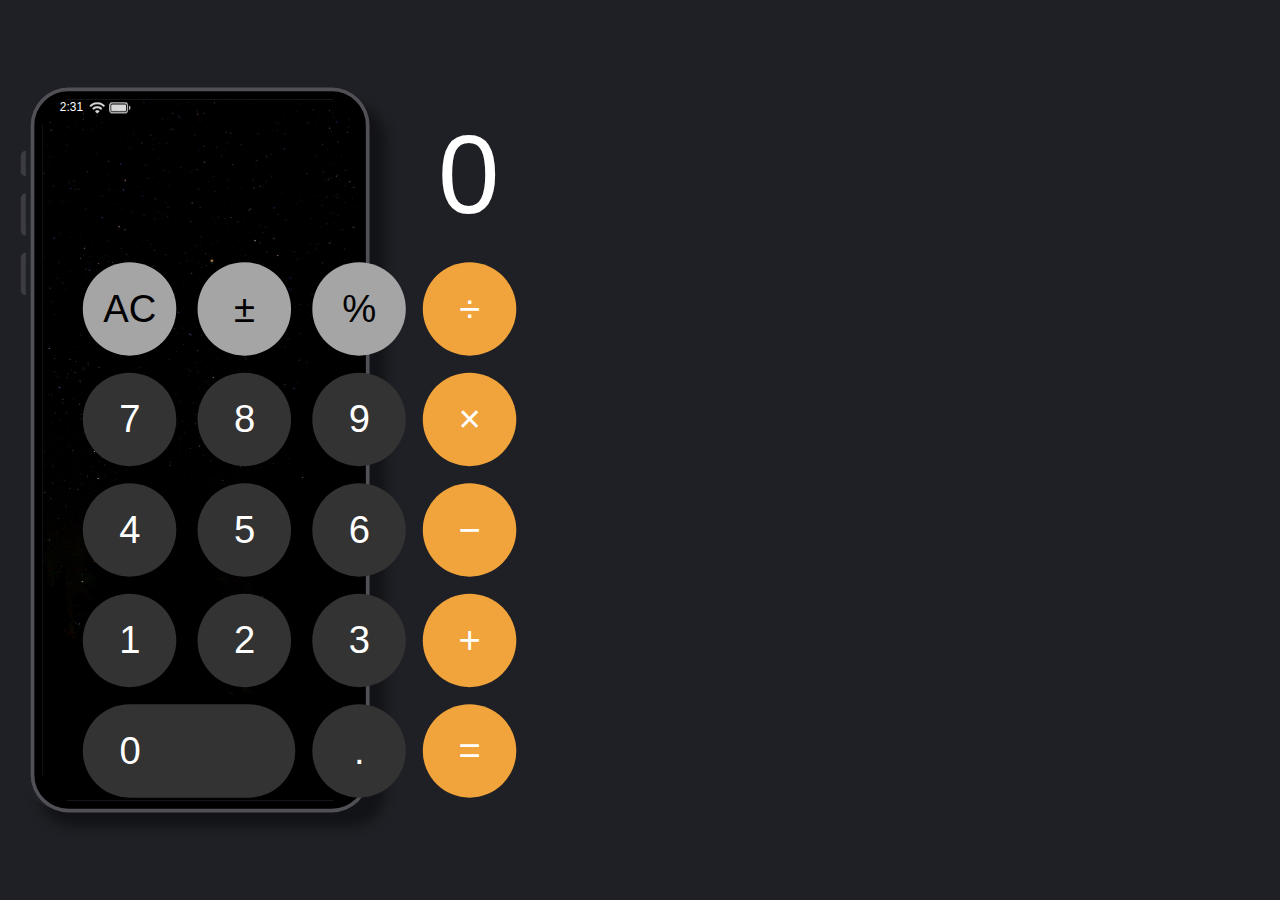
<file: calculator.html>
<!doctype html>
<html lang="en">
<head>
  <meta charset="UTF-8">
  <meta name="viewport"
        content="width=device-width, user-scalable=no, initial-scale=1.0, maximum-scale=1.0, minimum-scale=1.0">
  <meta http-equiv="X-UA-Compatible" content="ie=edge">
  <title>Calculator</title>
  <link rel="stylesheet" href="style.css">
</head>
<body>

		<div class="main">
			<div class="side left">
				<div class="dash left top"></div>

				<div class="audio">
					<div class="side ringer"></div>
					<div class="side volume up"></div>
					<div class="side volume down"></div>
				</div>

				<div class="dash left bottom"></div>
			</div>
      
			<div class="side right">
				<div class="dash right top"></div>

				<div class="side power" onclick="turnOff()"></div>

				<div class="dash right bottom"></div>
			</div>

  <div class="iphone" id="iphone">
    <div class="dash top"></div>
    <div class="inner" id="inner">
    <div class="top-container">
      <div class="clock">
        <span class="hour"></span>:<span class="minute"></span>
      </div>
      
    <div class="inner" id="inner">
					<div class="top">
            <div class="center" id="center">	
							<div class="mic" id="mic">
							</div>

							<div class="cam">
							</div>
						</div>
      <div class="right">
							<div class="container">
								<ion-icon name="cellular" class="cellular"></ion-icon>

								<img src="Images/Icons/wifi.png" class="wifi">

								<img src="Images/Icons/battery.png" class="battery">
							</div>
      </div>
		</div>

    <div class="value">0</div>
    <div class="buttons-container">
      <div class="button function ac">AC</div>
      <div class="button function pm">±</div>
      <div class="button function percent">%</div>
      <div class="button operator division">÷</div>
      <div class="button number-7">7</div>
      <div class="button number-8">8</div>
      <div class="button number-9">9</div>
      <div class="button operator multiplication">×</div>
      <div class="button number-4">4</div>
      <div class="button number-5">5</div>
      <div class="button number-6">6</div>
      <div class="button operator subtraction">−</div>
      <div class="button number-1">1</div>
      <div class="button number-2">2</div>
      <div class="button number-3">3</div>
      <div class="button operator addition">+</div>
      <div class="button number-0">0</div>
      <div class="button decimal">.</div>
      <div class="button operator equal">=</div>
    </div>
  </div>

<style>

.top-container {
  display: flex;
  height: 250px;
  justify-content: space-between;
  padding: 0 20px;
}

.value {
  font-size: 130px;
  font-weight: 300;
  height: 158px;
  margin-bottom: 20px;
  margin-right: 20px;
  text-align: right;
}

.buttons-container {
  display: grid;
  grid-gap: 20px;
  grid-template-columns: repeat(4, 1fr);
  grid-template-rows: repeat(5, 1fr);
}

.button {
  align-items: center;
  background: #333;
  border-radius: 50%;
  cursor: pointer;
  display: flex;
  font-size: 45px;
  height: 110px;
  justify-content: center;
  transition: filter .3s;
  width: 110px;
}

.button.function {
  color: black;
  background: #a5a5a5;
}

.button.operator {
  background: #f1a33c;
}

.button.number-0 {
  border-radius: 55px;
  grid-column: 1 / span 2;
  justify-content: flex-start;
  padding-left: 43px;
  width: 250px;
}

.button:active,
.button:focus {
  filter: brightness(120%);
}

.bottom {
  width: 200px;
  height: 5px;
  background: white;
  border-radius: 4px;
  position: absolute;
  bottom: 10px;
  left: 50%;
  transform: translateX(-50%);
}

* {
	box-sizing: border-box;
	margin: 0;
	font-weight: 200;
	user-select: none;
}

*:focus {
	outline: none;
}

body, html {
	height: 100%;
	display: flex;
	justify-content: center;
	align-items: center;
	font-family: -apple-system, BlinkMacSystemFont, 'Segoe UI', Roboto, Oxygen, Ubuntu, Cantarell, 'Open Sans', 'Helvetica Neue', sans-serif;
	font-size: 14px;
	background-color: #1f2025;
	color: #ffffff;
}

a {
	text-decoration: none;
	color: inherit;
}

.main {
	box-shadow: 20px 18px 13px 3px rgb(0 0 0 / 40%);
	border-radius: 40px;
	display: flex;
	transform: scale(0.85);
}

.iphone {
	border-radius: 40px;
	width: 390px;
	height: 844px;
	/* outline: 4.34px solid #515056; */
	box-shadow: 0 0 0px 4.34px #515056;
	border: 10px solid #000000;
	background-color: #736d98;
	/* background: linear-gradient(180deg, rgba(115,109,152,1) 0%, rgba(33,42,84,1) 100%);  */
	background-image: url("Images/Backgrounds/black.jpg");
  background-position: center;
  background-repeat: no-repeat; 
  background-size: cover; 
	z-index: 1;
	/* transition-duration: 0.3s; */
	/* transition-duration: 0.3s;
  transition: visibility 300ms linear 300ms, opacity 300ms; 
}
*/
}
/* .black {
	background-color: #000;
	background-image: none;
	cursor: pointer;
  transition: visibility 300ms linear 300ms, opacity 300ms;

}

.off > * {
	/* visibility: hidden;	 
	/* transition-duration: 2s; 
	opacity: 0;
	transition-duration: 0.5s;
  /* transition: visibility 300ms linear 300ms, opacity 300ms; 
}

.on, .iphone .inner .top .center, .iphone .dash.top, .iphone .dash.bottom {
	/* visibility: visible; 
	opacity: 1;
	transition-duration: 0.5s;

  /* transition: visibility 300ms linear 300ms, opacity 300ms; 
}
 */

.side > *:not(.dash) {
	cursor: pointer;
}

.side.power {
	height: 90px;
	width: 6px;
	border-top-right-radius: 8px;
	border-bottom-right-radius: 8px;
	background-color: #3c3b41;
	margin-top: 120px;
	position: relative;
	left: 4px;
	z-index: 1;
}

.side.power:active {
	left: 2px;
}

.audio {
	margin-top: 70px;
}

.audio .side.ringer {
	height: 30px;
	width: 6px;
	border-top-left-radius: 8px;
	border-bottom-left-radius: 8px;
	background-color: #3c3b41;
	/* margin-top: 160px; */
	position: relative;
	right: 4px;
}

.autio .side.volume {
	cursor: pointer;
}

.audio .side.volume:active {
	right: 2px !important;
}

.audio .side.volume.up {
	height: 50px;
	width: 6px;
	border-top-left-radius: 8px;
	border-bottom-left-radius: 8px;
	background-color: #3c3b41;
	margin-top: 20px;
	position: relative;
	right: 4px;
}

.audio .side.volume.down {
	height: 50px;
	width: 6px;
	border-top-left-radius: 8px;
	border-bottom-left-radius: 8px;
	background-color: #3c3b41;
	margin-top: 20px;
	position: relative;
	right: 4px;
}

.iphone .dash.top {
	bottom: 14px;
	left: 300px;
}

.iphone .inner .top .right .container {
	display: flex;
	gap: 5px;
}

.iphone .inner .top .right .line {
	height: 3px;
	width: 50px;
	background-color: #737185;
	border-radius: 4px;
	position: relative;
	top: 5px;
	margin-left: auto;
	margin-right: auto;
}

.iphone .inner .top .right {
	display: flex;
	gap: 5px;
}

.iphone .inner .top .right .container {
	display: flex;
	gap: 5px;
}
  
.iphone .inner .top .right .cellular {
	margin-left: 3px;
	font-size: 20px;
}

.iphone .inner .top .right .wifi {
	width: 18px;
	height: 13px;
}
  
.iphone .inner .top .right .battery {
	width: 25px;
	height: 13px;
}

.iphone .inner .top .right .battery, .iphone .inner .top .right .wifi {
	position: relative;
	top: 3px;
}


</style>

<script>

  // DOM Elements
  
const hourEl = document.querySelector('.hour');
const minuteEl = document.querySelector('.minute');
const valueEl = document.querySelector('.value');

const acEl = document.querySelector('.ac');
const pmEl = document.querySelector('.pm');
const percentEl = document.querySelector('.percent');

const additionEl = document.querySelector('.addition');
const subtractionEl = document.querySelector('.subtraction');
const multiplicationEl = document.querySelector('.multiplication');
const divisionEl = document.querySelector('.division');
const equalEl = document.querySelector('.equal');

const decimalEl = document.querySelector('.decimal');
const number0El = document.querySelector('.number-0');
const number1El = document.querySelector('.number-1');
const number2El = document.querySelector('.number-2');
const number3El = document.querySelector('.number-3');
const number4El = document.querySelector('.number-4');
const number5El = document.querySelector('.number-5');
const number6El = document.querySelector('.number-6');
const number7El = document.querySelector('.number-7');
const number8El = document.querySelector('.number-8');
const number9El = document.querySelector('.number-9');
const numberElArray = [
  number0El, number1El, number2El, number3El, number4El,
  number5El, number6El, number7El, number8El, number9El
];


// variables
let valueStrInMemory = null;
let operatorInMemory = null;


// Functions
const getValueAsStr = () => valueEl.textContent.split(',').join('');

const getValueAsNum = () => {
  return parseFloat(getValueAsStr());
};

const setStrAsValue = (valueStr) => {
  if (valueStr[valueStr.length - 1] === '.') {
    valueEl.textContent += '.';
    return;
  }

  const [wholeNumStr, decimalStr] = valueStr.split('.');
  if (decimalStr) {
    valueEl.textContent =
      parseFloat(wholeNumStr).toLocaleString() + '.' + decimalStr;
  } else {
    valueEl.textContent = parseFloat(wholeNumStr).toLocaleString();
  }
};

const handleNumberClick = (numStr) => {
  const currentValueStr = getValueAsStr();
  if (currentValueStr === '0') {
    setStrAsValue(numStr);
  } else {
    setStrAsValue(currentValueStr + numStr);
  }
};

const getResultOfOperationAsStr = () => {
  const currentValueNum = getValueAsNum();
  const valueNumInMemory = parseFloat(valueStrInMemory);
  let newValueNum;
  if (operatorInMemory === 'addition') {
    newValueNum = valueNumInMemory + currentValueNum;
  } else if (operatorInMemory === 'subtraction') {
    newValueNum = valueNumInMemory - currentValueNum;
  } else if (operatorInMemory === 'multiplication') {
    newValueNum = valueNumInMemory * currentValueNum;
  } else if (operatorInMemory === 'division') {
    newValueNum = valueNumInMemory / currentValueNum;
  }

  return newValueNum.toString();
};

const handleOperatorClick = (operation) => {
  const currentValueStr = getValueAsStr();

  if (!valueStrInMemory) {
    valueStrInMemory = currentValueStr;
    operatorInMemory = operation;
    setStrAsValue('0');
    return;
  }
  valueStrInMemory = getResultOfOperationAsStr();
  operatorInMemory = operation;
  setStrAsValue('0');
};

// Add Event Listeners to functions
acEl.addEventListener('click', () => {
  setStrAsValue('0');
  valueStrInMemory = null;
  operatorInMemory = null;
});
pmEl.addEventListener('click', () => {
  const currentValueNum = getValueAsNum();
  const currentValueStr = getValueAsStr();

  if (currentValueStr === '-0') {
    setStrAsValue('0');
    return;
  }
  if (currentValueNum >= 0) {
    setStrAsValue('-' + currentValueStr);
  } else {
    setStrAsValue(currentValueStr.substring(1));
  }
});
percentEl.addEventListener('click', () => {
  const currentValueNum = getValueAsNum();
  const newValueNum = currentValueNum / 100;
  setStrAsValue(newValueNum.toString());
  valueStrInMemory = null;
  operatorInMemory = null;
});


// add event listeners to operators
additionEl.addEventListener('click', () => {
  handleOperatorClick('addition');
});
subtractionEl.addEventListener('click', () => {
  handleOperatorClick('subtraction');
});
multiplicationEl.addEventListener('click', () => {
  handleOperatorClick('multiplication');
});
divisionEl.addEventListener('click', () => {
  handleOperatorClick('division');
});
equalEl.addEventListener('click', () => {
  if (valueStrInMemory) {
    setStrAsValue(getResultOfOperationAsStr());
    valueStrInMemory = null;
    operatorInMemory = null;
  }
});


// Add Event Listeners to numbers and decimal
for (let i=0; i < numberElArray.length; i++) {
  const numberEl = numberElArray[i];
  numberEl.addEventListener('click', () => {
    handleNumberClick(i.toString());
  });
}
decimalEl.addEventListener('click', () => {
  const currentValueStr = getValueAsStr();
  if (!currentValueStr.includes('.')) {
    setStrAsValue(currentValueStr + '.');
  }
});


// Set up the time
const updateTime = () => {
  const currentTime = new Date();

  let currentHour = currentTime.getHours();
  const currentMinute = currentTime.getMinutes();

  if (currentHour > 12) {
    currentHour -= 12;
  }
  hourEl.textContent = currentHour.toString();
  minuteEl.textContent = currentMinute.toString().padStart(2, '0');
}
setInterval(updateTime, 1000);
updateTime();

</script>
</body>
</html>
</file>
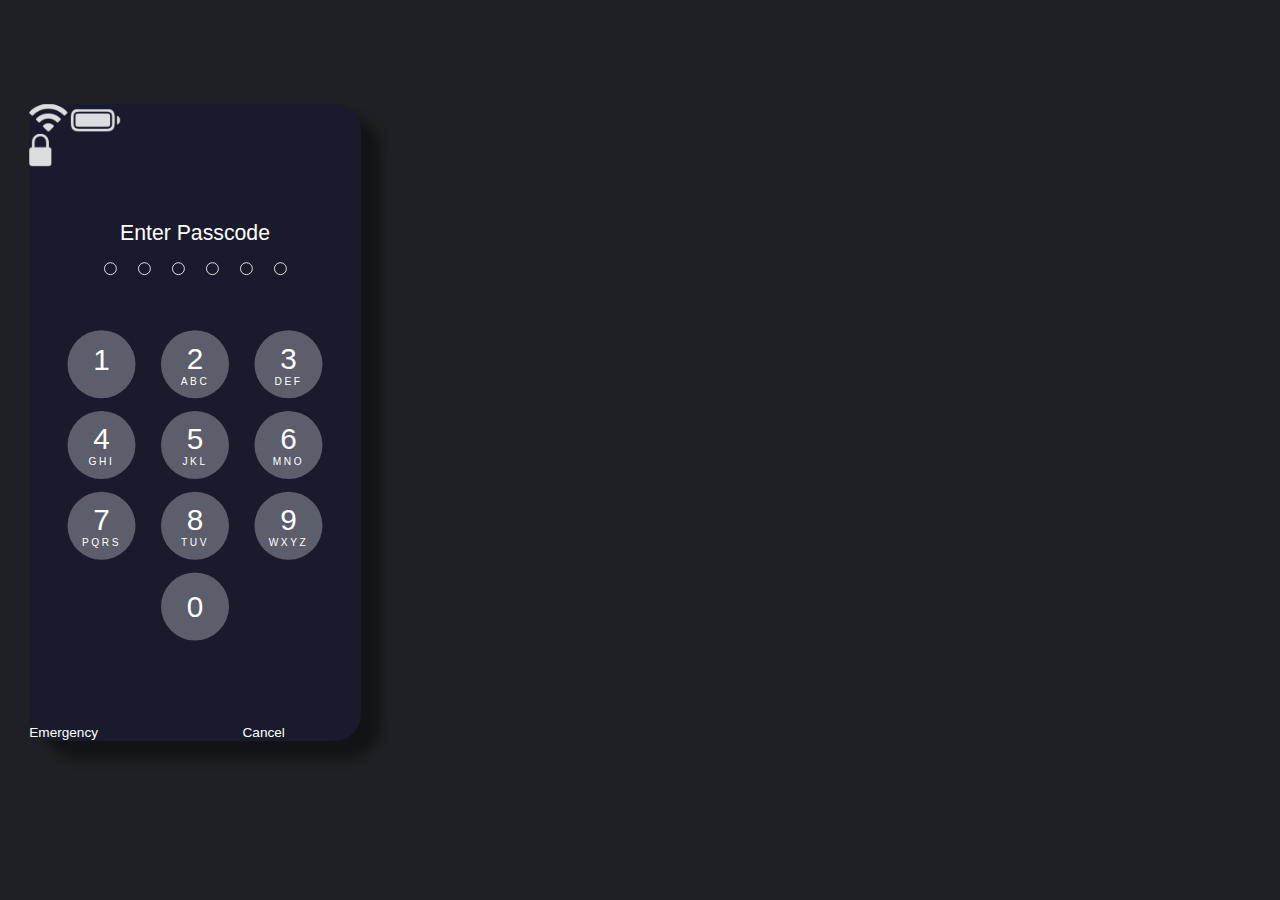
<file: passcode.html>
<!DOCTYPE html>
<html>
  <head>
    <meta charset="utf-8">
    <meta name="viewport" content="width=device-width, initial-scale=1.0">
    <title>Passcode</title>
    <link href="style.css" rel="stylesheet" type="text/css">
  </head>
  <body>
		
		<div class="main">
			<div class="side left">
				<div class="dash left top"></div>

				<div class="audio">
					<div class="side ringer"></div>
					<div class="side volume up"></div>
					<div class="side volume down"></div>
				</div>

				<div class="dash left bottom"></div>
			</div>

			<div class="iphone passcode" id="iphone">
				<div class="dash top"></div>

				<div class="inner passcode" id="inner">
					<div class="top">
						<div class="left"></div>

						<div class="center" id="center">	
							<div class="mic" id="mic">
							</div>

							<div class="cam">
							</div>
						</div>

						<div class="right">
							<ion-icon name="cellular" class="cellular"></ion-icon>

							<img src="Images/Icons/wifi.png" class="wifi">

							<img src="Images/Icons/battery.png" class="battery">
						</div>
					</div>

					<div class="content">
						<img src="Images/Icons/lock.png" class="lock">

						<div class="passcode">
							<h3>Enter Passcode</h3>

							<div class="dots">
								<div class="dot" id="dot1"></div>

								<div class="dot" id="dot2"></div>

								<div class="dot" id="dot3"></div>

								<div class="dot" id="dot4"></div>

								<div class="dot" id="dot5"></div>

								<div class="dot" id="dot6"></div>
							</div>

							<div class="keypad">
								<button class="key" onclick="addFilledDot()">
									<div class="num alone">1</div>
									<div class="letters"></div>
								</button>

								<button class="key" onclick="addFilledDot()">
									<div class="num">2</div>
									<div class="letters">ABC</div>
								</button>

								<button class="key" onclick="addFilledDot()">
									<div class="num">3</div>
									<div class="letters">DEF</div>
								</button>

								<button class="key" onclick="addFilledDot()">
									<div class="num">4</div>
									<div class="letters">GHI</div>
								</button>

								<button class="key" onclick="addFilledDot()">
									<div class="num">5</div>
									<div class="letters">JKL</div>
								</button>

								<button class="key" onclick="addFilledDot()">
									<div class="num">6</div>
									<div class="letters">MNO</div>
								</button>

								<button class="key" onclick="addFilledDot()">
									<div class="num">7</div>
									<div class="letters">PQRS</div>
								</button>

								<button class="key" onclick="addFilledDot()">
									<div class="num">8</div>
									<div class="letters">TUV</div>
								</button>

								<button class="key" onclick="addFilledDot()">
									<div class="num">9</div>
									<div class="letters">WXYZ</div>
								</button>

								<button class="key zero" onclick="addFilledDot()">
									<div class="num">0</div>
									<div class="letters"></div>
								</button>
							</div>
						</div>

						<div class="bottom"> 
							<p>Emergency</p>

							<a href="./index.html">
								<p>Cancel</p>
							</a>
						</div>
					</div>

					<div class="dash bottom"></div>


<style>


.iphone.passcode .inner.passcode {
	background-color: #191b2c;
	border-radius: 30px;
}

.iphone .inner .content .passcode {
	display: flex;
	flex-direction: column;
	align-items: center;
}

.iphone .inner .content .passcode h3 {
	margin-top: 60px;
	font-size: 25px;
}

.iphone .inner .content .passcode .dots {
	margin-top: 20px;
	display: flex;
	gap: 25px;
}

.iphone .inner .content .passcode .dots .dot {
	width: 15px;
	height: 15px;
	border-radius: 50%;
	border: 1px solid #fff;
	transition-duration: 0.1s;
}

.iphone .inner .content .passcode .keypad {
	display: flex;
	justify-content: center;
	flex-wrap: wrap;
	gap: 30px;
	width: 90%;
	margin-top: 80px;
}

.iphone .inner .content .passcode .keypad .key {
	display: flex;
	flex-direction: column;
	align-items: center;
	justify-content: center;
	border-radius: 50%;
	background-color: #5c5e6c;
	border: none;
	width: 80px;
	height: 80px;
	color: #fff;
	margin-top: -15px;
	cursor: pointer;
	transition-duration: 0.2s;
}

.iphone .inner .content .passcode .keypad .key:active {
	background-color: #999cb4;
}

.iphone .inner .content .passcode .keypad .key .num {
	font-size: 35px;
	font-weight: 300;
}

.iphone .inner .content .passcode .keypad .key .num.alone {
	padding-bottom: 10px
}

.iphone .inner .content .passcode .keypad .key .letters {
	font-size: 12px;
	letter-spacing: 3px;
}

.iphone .inner .content .bottom {
	margin-top: 100px;
	display: flex;
	font-size: 16px;
	gap: 170px;
}

.iphone .inner .content .bottom p {
	cursor: pointer;
}

.iphone .inner .content .bottom p:active {	
	color: #696a75;
}


.iphone.passcode .dash.bottom {
	top: 57px;
}



</style>







<script>

</script>
</file>
<file: style.css>
@font-face {
	font-family: 'Compact';
	src: url("Compact.otf");
}

* {
	box-sizing: border-box;
	margin: 0;
	font-weight: 200;
	user-select: none;
}

*:focus {
	outline: none;
}

body, html {
	display: flex;
	justify-content: center;
	align-items: center;
	font-family: -apple-system, BlinkMacSystemFont, 'Segoe UI', Roboto, Oxygen, Ubuntu, Cantarell, 'Open Sans', 'Helvetica Neue', sans-serif;
	font-size: 14px;
	background-color: #1f2025;
	color: #ffffff;
        background-image: url("https://pngimg.com/d/iphone_PNG5729.png");
	background-size: cover; 
        background-position: center;
	width: 390px;
	height: 844px;
}

a {
	text-decoration: none;
	color: inherit;
}

.main {
	box-shadow: 20px 18px 13px 3px rgb(0 0 0 / 40%);
	border-radius: 40px;
	display: flex;
	transform: scale(0.85);
}

.iphone {
	
	background-image: url("https://pngimg.com/d/iphone_PNG5729.png");
  background-position: center;
  background-repeat: no-repeat; 
  background-size: cover; 
	z-index: 2;
	/* transition-duration: 0.3s; */
	/* transition-duration: 0.3s;
  transition: visibility 300ms linear 300ms, opacity 300ms; */
}

/* .black {
	background-color: #000;
	background-image: ;
	cursor: pointer;
  transition: visibility 300ms linear 300ms, opacity 300ms;

}

.off > * {
	/* visibility: hidden;	 
	/* transition-duration: 2s; 
	opacity: 0;
	transition-duration: 0.5s;
  /* transition: visibility 300ms linear 300ms, opacity 300ms; 
}

.on, .iphone .inner .top .center, .iphone .dash.top, .iphone .dash.bottom {
	/* visibility: visible; 
	opacity: 1;
	transition-duration: 0.5s;

  /* transition: visibility 300ms linear 300ms, opacity 300ms; 
}
 */

.side > *:not(.dash) {
	cursor: pointer;
}

.side.power {

}

.side.power:active {
	

.audio {
	margin-top: 70px;
}

.audio .side.ringer {
	height: 30px;
	width: 6px;
	border-top-left-radius: 8px;
	border-bottom-left-radius: 8px;
	background-color: #3c3b41;
	/* margin-top: 160px; */
	position: relative;
	right: 4px;
}

.autio .side.volume {
	cursor: pointer;
}

.audio .side.volume:active {
	right: 2px !important;
}

.audio .side.volume.up {
	height: 50px;
	width: 6px;
	border-top-left-radius: 8px;
	border-bottom-left-radius: 8px;
	background-color: #3c3b41;
	margin-top: 20px;
	position: relative;
	right: 4px;
}

.audio .side.volume.down {
	height: 50px;
	width: 6px;
	border-top-left-radius: 8px;
	border-bottom-left-radius: 8px;
	background-color: #3c3b41;
	margin-top: 20px;
	position: relative;
	right: 4px;
}

.dash {
	width: 5px;
	height: 4px;
	background: #67666b;
	position: relative;
}

.dash.left, .dash.right {
	margin-top: 70px;
	left: 2px;
	z-index: 3;
	width: 4px;
}

.dash.right {
	left: 0.5px;
}

.dash.left.bottom {
	margin-top: 450px;
}


.dash.right.bottom {
	margin-top: 470px;
}

.iphone .dash.top {
	bottom: 14px;
	left: 300px;
}

.iphone .dash.bottom {
	top: 15px;
	left: 60px;
}
	

.iphone .inner {
	width: 100%;
	height: 100%;
	border-radius: 40px;
	display: flex;
	flex-direction: column;
	position: relative;
	bottom: 5px;
	transition-duration: 0.4s;
}

.iphone .inner .top {
	display: flex;
	justify-content: center;
	padding-left: 20px;
	padding-right: 20px;
}

.iphone .inner .top > * {
	/* border: 2px solid red; */
	height: 30px;
}

.iphone .inner .left, .iphone .inner .right {
	padding-top: 8px;
	width: 83px;
	text-align: center;
}

.iphone .inner .top .center {
	/* flex-grow: 2; */
	width: 209px;
	border-bottom-left-radius: 20px;
	border-bottom-right-radius: 20px;
	background-color: #000002;
	display: flex;
}

.iphone .inner .top .center .mic {
	box-shadow: inset 0px -3px 3px 0px rgba(255, 255, 255, 0.2);
	height: 8px;
	width: 50px;
	/* margin-left: auto; */
	/* margin-right: auto; */
	position: relative;
	left: 60px;
	top: 5px;
	border-radius: 20px;
}

.iphone .inner .top .center .cam {
	border-radius: 50%;
	/* background-color: #2d4d76; */
	width: 10px;
	height: 10px;
	box-shadow: inset 0px -3px 2px 0px rgb(45, 77, 118);
	position: relative;
	top: 5px;
	left: 80px;
}

.iphone .inner .top .right {
	display: flex;
	gap: 5px;
}

.iphone .inner .top .right .container {
	display: flex;
	gap: 5px;
}

.iphone .inner .top .right .line {
	height: 3px;
	width: 50px;
	background-color: #737185;
	border-radius: 4px;
	position: relative;
	top: 5px;
	margin-left: auto;
	margin-right: auto;
}

.iphone .inner .top .right .cellular {
	/* color: #ffffff; */
	margin-left: 3px;
	font-size: 20px;
}

.iphone .inner .top .right .battery, .iphone .inner .top .right .wifi {
	position: relative;
	top: 3px;
}


.iphone .inner .top .right .wifi {
	width: 18px;
	height: 13px;
}
.iphone .inner .top .right .battery {
	width: 25px;
	height: 13px;
}

.iphone .inner .swipe {
	margin: auto;
	margin-top: 440px;
	animation: upDisappear 4s infinite;
	opacity: 0;
	position: relative;
}

@keyframes upDisappear {
	0% { top: 0; opacity: 0; }
	20% { top: -15px; opacity: 1; }
	50% { top: -15px; opacity: 1; }
	99% { top: -15px; opacity: 0; }
	100% { top: 0; opacity: 0; }
}


.iphone .inner .home {
	border-radius: 20px;
	width: 170px;
	height: 6.64px;
	margin: auto;
	margin-bottom: 10.62px;
	background-color: #fffcff; 
	z-index: 2;
	animation: up 4s infinite;
	position: relative;
	cursor: pointer;	
}



@keyframes up {
	0% { top: 0; }
	20% { top: -15px; }
	100% { top: 3px; }
}

.iphone .inner .home.cam {
	animation: none;
}

.iphone .inner .content {
	display: flex;
	flex-direction: column;
	align-items: center;
}

.iphone .inner .content .lock {
	margin-top: 30px;
}

.iphone .inner .content .time { 
	font-size: 80px;
	margin-top: 10px;
}

.iphone .inner .content .date {
	font-size: 20px;
}

.iphone .inner .buttons {
	display: flex;
	justify-content: center;
	align-items: center;
	/* margin-left: 35px; */
	gap: 200px;
	/* position: fixed; */
	/* margin: auto; */
	/* argin-bottom: 60px; */
	position: relative;
	/* bottom: 0; */
	top: 60%;
}

.iphone .inner .buttons button {
	cursor: pointer;
	border-radius: 50%;
	background-color: #1d2145;
	border: none;
	padding: 10px;
	width: 50px;
	height: 50px;
	margin-bottom: 50px;
	transition-duration: 0.1s;
}

.iphone .inner .buttons button:active {
	transform: scale(1.5);
	background-color: #121424;
}


.iphone .inner .buttons button.torch img {
	/* width: 40px; */
	height: 30px;	
}

.iphone .inner .buttons button.camera img {
	width: 30px;
}




@media only screen and (max-width: 500px) {

	html, body {
		overflow: hidden;
	}

	.main {
		transform: scale(0.7);
	}

	.iphone .inner .content .top {
		height: 70px !important;
	}

	.iphone .inner .content .bottom {
		top: 261% !important;
		height: 150px !important;
	}

	.iphone .inner .content .bottom .main {
    position: relative !important;
    left: -100px !important;
    width: 150% !important;
    bottom: 20px !important;
		gap: 140px !important;
	}

	.iphone .inner .content .bottom .main .photos {
		width: 60px !important;
		height: 60px !important;
	}

	.iphone .inner .content .bottom .main .border {
		width: 80px !important;
		height: 80px !important;
	}

	.iphone .inner .content .bottom .main .border .capture {
		width: 70px !important;
		height: 70px !important;
	}

	.iphone .inner .content .bottom .main .rotate {
		width: 40px !important;
		height: 35px !important;
	}
}
*{
	margin: 0;
	padding: 0;
}

html {
	background: #ffffff; /* Old browsers */
	background: -moz-radial-gradient(center, ellipse cover,  #ffffff 42%, #E0D1B3 100%); /* FF3.6+ */
	background: -webkit-gradient(radial, center center, 0px, center center, 100%, color-stop(42%,#ffffff), color-stop(100%,#E0D1B3)); /* Chrome,Safari4+ */
	background: -webkit-radial-gradient(center, ellipse cover,  #ffffff 42%,#E0D1B3 100%); /* Chrome10+,Safari5.1+ */
	background: -o-radial-gradient(center, ellipse cover,  #ffffff 42%,#E0D1B3 100%); /* Opera 12+ */
	background: -ms-radial-gradient(center, ellipse cover,  #ffffff 42%,#E0D1B3 100%); /* IE10+ */
	background: radial-gradient(ellipse at center,  #ffffff 42%,#E0D1B3 100%); /* W3C */
	filter: progid:DXImageTransform.Microsoft.gradient( startColorstr='#ffffff', endColorstr='#E0D1B3',GradientType=1 ); /* IE6-9 fallback on horizontal gradient */

}

body {

}

header {
	-webkit-text-shadow: -1px -1px 0px rgba(255, 255, 255, 0.5);
	-moz-text-shadow: -1px -1px 0px rgba(255, 255, 255, 0.5);
	-o-text-shadow: -1px -1px 0px rgba(255, 255, 255, 0.5);
	text-shadow: -1px -1px 0px rgba(255, 255, 255, 0.5);
	color: rgb(96, 56, 0);
	margin-top: 10px;
}

#feature_list_toggle {
	position: absolute;
	top: 6px;
	right: 6px;
	z-index: 2;
	color: #fff;
	font-weight: bold;
	font-size: 120%;
	cursor: pointer;
	font-family: 'Impact';
	z-index: 99999;
}
#feature_list_toggle.hidden {
	color: #603800;
}

#feature_list {
	position: absolute;
	right: 0;
	top: 0;
	background: #000;
	background: rgba(0, 0, 0, 0.7);
	padding: 10px;
	color: #fff;
	width: 250px;
	z-index: 99998;
}

#feature_list li {
	margin: 0 0 10px 20px;
}

#wrapper{
	font-family: Helvetica, arial, sans-serif;
	font-size: 90%;
	font-weight: bold;
	position: relative;
	width: 1280px;
	height: 986px;
	margin: 10px auto;
	background: #000;
	background: linear-gradient(left bottom, rgb(0,0,0) 31%, rgb(52,52,52) 100%);
	background: -o-linear-gradient(left bottom, rgb(0,0,0) 31%, rgb(52,52,52) 100%);
	background: -moz-linear-gradient(left bottom, rgb(0,0,0) 31%, rgb(52,52,52) 100%);
	background: -webkit-linear-gradient(left bottom, rgb(0,0,0) 31%, rgb(52,52,52) 100%);
	background: -ms-linear-gradient(left bottom, rgb(0,0,0) 31%, rgb(52,52,52) 100%);

	background: -webkit-gradient(
		linear,
		left bottom,
		right top,
		color-stop(0.31, rgb(0,0,0)),
		color-stop(1, rgb(52,52,52))
	);
	border-radius: 40px;
	border: 3px solid #999;
}
#power {
	height: 50px;
	width: 3px;
	background: #000;
	left: -5px;
	top: 45px;
	position: absolute;
}
#screen {
	width: 1024px;
	height: 768px;
	left: 128px;
	top: 100px;
	position: absolute;
	border-radius: 3px;
	overflow: hidden;
	box-shadow: inset -1px -2px 1px rgba(0,0,0,.7);
	background-position: 50% 50%;
	background-repeat: no-repeat;
}
#screen.none {
	background: #abdcfc;
	background: linear-gradient(bottom, rgb(20,41,66) 13%, rgb(171,220,252) 50%, rgb(171,220,252) 67%, rgb(122,179,217) 92%);
	background: -o-linear-gradient(bottom, rgb(20,41,66) 13%, rgb(171,220,252) 50%, rgb(171,220,252) 67%, rgb(122,179,217) 92%);
	background: -moz-linear-gradient(bottom, rgb(20,41,66) 13%, rgb(171,220,252) 50%, rgb(171,220,252) 67%, rgb(122,179,217) 92%);
	background: -webkit-linear-gradient(bottom, rgb(20,41,66) 13%, rgb(171,220,252) 50%, rgb(171,220,252) 67%, rgb(122,179,217) 92%);
	background: -ms-linear-gradient(bottom, rgb(20,41,66) 13%, rgb(171,220,252) 50%, rgb(171,220,252) 67%, rgb(122,179,217) 92%);

	background: -webkit-gradient(
		linear,
		left bottom,
		left top,
		color-stop(0.13, rgb(20,41,66)),
		color-stop(0.5, rgb(171,220,252)),
		color-stop(0.67, rgb(171,220,252)),
		color-stop(0.92, rgb(122,179,217))
	);
}
#screen.off {
	background: #000;
}
#topbar {
	width: 100%;
	background: rgb(0,0,0);
	background: rgba(0,0,0,.5);
	height: 20px;
	color: #fff;
	border-bottom: 1px solid #000;
	border-bottom: 1px solid rgba(0,0,0,.3);
}
#topbar p{
	float: left;
	margin: 2px;
}
#music_play_icon {
	width: 0;
	height: 0;
	border-top: 6px solid transparent;
	border-bottom: 6px solid transparent;
	border-left: 11px solid white;
	display: block;
	float: left;
	margin-right: 5px;
	margin-top: 2px;
	display: none;
}
#name {
	left: 5px;
}
#wifi {
	margin-left: -18px;
	height: 18px;
	position: relative;
	width: 18px;
	float: left;
}
#wifi .wifidot {
    position: absolute;
    bottom: 2px;
    left: 29px;
    z-index: 100;
    display: block;
    width: 3px;
    height: 3px;
    border-radius: 2px;
    background-color: #FFF;
}
#wifi .wifi1 {
     position: absolute;
     left: 27px;
     bottom: 3px;
     display: block;
     width: 6px;
     height: 6px;
     background: none;
     border: 2px solid #fff;
     border-top-right-radius: 8px;
     border-left: none;
     border-bottom: none;
	 -webkit-transform: rotate(-45deg);
	 -moz-transform: rotate(-45deg);
 }
#wifi .wifi2 {
     position: absolute;
     left: 25px;
     bottom: 4px;
     display: block;
     width: 10px;
     height: 10px;
     background: none;
     border: 2px solid #fff;
     border-top-right-radius: 14px;
     border-left: none;
     border-bottom: none;
	 -webkit-transform: rotate(-45deg);
	 -moz-transform: rotate(-45deg);
}
#time {
	position: relative;
	text-align: center;
	top: 2px;
}
#clock {
	position: absolute;
	top: 0;
	left: 500px;
}
#time #lock{
	height: 15px;
	width: 11px;
	margin: 0 auto;
	position: relative;
	display: none;
}
#time #lock .base{
	background: #fff;
	height: 8px;
	width: 100%;
	position: absolute;
	bottom: 0px;
}
#time #lock .ring{
	border: 1px solid #fff;
	height: 9px;
	width: 70%;
	position: absolute;
	top: 0px;
	left: 1px;
	border-radius: 4px;
}
#battery {
	position: absolute;
	top: 0;
	right: 5px;
}
#battery .percent{
	margin-right: 5px;
	float: left;
}
#battery .icon{
	width: 16px;
	height: 7px;
	padding: 1px;
	border: 1px solid #fff;
	float: left;
	position: relative;
	margin-top: 3px;
}
#battery .icon .level{
	background: #fff;
	margin: 0;
	width: 28%;
	height: 7px;
	float: left;
	position: absolute;
	left: 1px;
	top: 1px;
}
#battery .icon .node{
	border: 1px solid #fff;
	margin: 0;
	width: 1px;
	height: 5px;
	float: right;
	position: absolute;
	right: -3px;
	top: 1px;
}
#slideshow:hover, #unlockbar #slider .handle:hover, .player_btn {
	cursor: pointer;
}
.player_btn {
	background: #000;
	background-image: linear-gradient(right bottom, rgb(0,0,0) 48%, rgb(133,133,133) 53%, rgb(255,255,255) 89%);
	background-image: -o-linear-gradient(right bottom, rgb(0,0,0) 48%, rgb(133,133,133) 53%, rgb(255,255,255) 89%);
	background-image: -moz-linear-gradient(right bottom, rgb(0,0,0) 48%, rgb(133,133,133) 53%, rgb(255,255,255) 89%);
	background-image: -webkit-linear-gradient(right bottom, rgb(0,0,0) 48%, rgb(133,133,133) 53%, rgb(255,255,255) 89%);
	background-image: -ms-linear-gradient(right bottom, rgb(0,0,0) 48%, rgb(133,133,133) 53%, rgb(255,255,255) 89%);

	background-image: -webkit-gradient(
		linear,
		right bottom,
		left top,
		color-stop(0.48, rgb(0,0,0)),
		color-stop(0.53, rgb(133,133,133)),
		color-stop(0.89, rgb(255,255,255))
	);
}

#artist, #album {
	color: #ddd;
}

#volume_slider {
	position: relative;
	height: 25px;
	top: 43px;
	left: 150px;
	width: 200px;
	background: #000;
	background: rgba(0, 0, 0, 0.7);
	-webkit-border-radius: 43px;
	-moz-border-radius: 43px;
	-ms-border-radius: 43px;
	-o-border-radius: 43px;
	border-radius: 43px;
	-webkit-box-shadow: inset -1px -1px 0 rgba(255, 255, 255, 0.7);
	-moz-box-shadow: inset -1px -1px 0 rgba(255, 255, 255, 0.7);
	-ms-box-shadow: inset -1px -1px 0 rgba(255, 255, 255, 0.7);
	-o-box-shadow: inset -1px -1px 0 rgba(255, 255, 255, 0.7);
	box-shadow: inset -1px -1px 0 rgba(255, 255, 255, 0.7);
	float: left;
}

#volume_filler {
	position: absolute;
	top: 0;
	left: 0;
	height: 95%;
	width: 0%;
	-webkit-border-radius: 43px;
	-moz-border-radius: 43px;
	-ms-border-radius: 43px;
	-o-border-radius: 43px;
	border-radius: 43px;
	background-image: linear-gradient(bottom, rgb(0,0,0) 48%, rgb(166,166,166) 53%, rgb(255,255,255) 89%);
	background-image: -o-linear-gradient(bottom, rgb(0,0,0) 48%, rgb(166,166,166) 53%, rgb(255,255,255) 89%);
	background-image: -moz-linear-gradient(bottom, rgb(0,0,0) 48%, rgb(166,166,166) 53%, rgb(255,255,255) 89%);
	background-image: -webkit-linear-gradient(bottom, rgb(0,0,0) 48%, rgb(166,166,166) 53%, rgb(255,255,255) 89%);
	background-image: -ms-linear-gradient(bottom, rgb(0,0,0) 48%, rgb(166,166,166) 53%, rgb(255,255,255) 89%);

	background-image: -webkit-gradient(
		linear,
		right bottom,
		right top,
		color-stop(0.48, rgb(0,0,0)),
		color-stop(0.53, rgb(166,166,166)),
		color-stop(0.89, rgb(255,255,255))
	);
}

#volume_knob {
	height: 25px;
	width: 25px;
	-webkit-border-radius: 25px;
	-moz-border-radius: 25px;
	-ms-border-radius: 25px;
	-o-border-radius: 25px;
	border-radius: 25px;
	position: absolute;
}

#volume_knob * {
	display: block;
	float: left;
}

#volume_knob .base {
	width: 4px;
	height: 5px;
	background: #fff;
	position: relative;
	left: 3px;
	top: 10px;
}

#volume_knob .front {
	width: 0;
	height: 0;
	border-top: 7px solid transparent;
	border-bottom: 7px solid transparent;
	border-right: 7px solid #fff;
	display: block;
	position: relative;
	left: -1px;
	top: 5px;
}

#volume_knob .one {
    position: absolute;
	top: 10px;
	left: 10px;
	z-index: 100;
	display: block;
	width: 2px;
	height: 2px;
	-webkit-border-radius: 4px;
	-moz-border-radius: 4px;
	-o-border-radius: 4px;
	border-radius: 4px;
	border-width: 2px 2px 0 0;
	border-color: white;
	border-style: solid;
	-webkit-transform: rotate(45deg);
	-moz-transform: rotate(45deg);
	-ms-transform: rotate(45deg);
	-o-transform: rotate(45deg);
	transform: rotate(45deg);
}
#volume_knob .two {
	position:absolute;
	left: 11px;
	top: 8px;
	display: block;
	width: 5px;
	height: 6px;
	background: none;
	border: 2px solid #fff;
	border-top-right-radius: 8px;
	border-left: none;
	border-bottom: none;
	-webkit-transform: rotate(45deg);
	-moz-transform: rotate(45deg);
 }
#volume_knob .three {
     position: absolute;
     left: 11px;
     top: 6px;
     display: block;
     width: 10px;
     height: 10px;
     background: none;
     border: 2px solid #fff;
     border-top-right-radius: 14px;
     border-left: none;
     border-bottom: none;
	 -webkit-transform: rotate(45deg);
	 -moz-transform: rotate(45deg);
}
#track {
	text-align: center;
	position: absolute;
	width: 300px;
	height: 70px;
	left: 370px;
	top: 30px;
}

.player_controls {
	position: relative;
	right: 170px;
	top: 25px;
	float: right;
}

.player_controls .player_btn {
	width: 40px;
	height: 40px;
	margin-left: 10px;
	border-radius: 40px;
	float: left;
	margin-top: 5px;
	-webkit-box-shadow: 0 -1px 0 rgba(0, 0, 0, 0.8),
						inset 0 -1px 0 rgba(255, 255, 255, 0.7);
	-moz-box-shadow: 0 -1px 0 rgba(0, 0, 0, 0.8),
						inset 0 -1px 0 rgba(255, 255, 255, 0.7);
	-ms-box-shadow: 0 -1px 0 rgba(0, 0, 0, 0.8),
						inset 0 -1px 0 rgba(255, 255, 255, 0.7);
	-o-box-shadow: 0 -1px 0 rgba(0, 0, 0, 0.8),
						inset 0 -1px 0 rgba(255, 255, 255, 0.7);
	box-shadow: 0 -1px 0 rgba(0, 0, 0, 0.8),
						inset 0 -1px 0 rgba(255, 255, 255, 0.7);
}
.player_controls #play {
	width: 50px;
	height: 50px;
	border-radius: 50px;
	margin-top: 0;
}

#play .pause {
	height: 18px;
	width: 1px;
	border-left: 6px solid #fff;
	margin: 16px 3px 0 0px;
	float: left;
	display: none;

}
#play span:nth-child(2) {
	margin-left: 16px;
}
#play span.play {
	width: 0;
	height: 0;
	border-top: 10px solid transparent;
	border-bottom: 10px solid transparent;
	border-left: 20px solid #fff;
	position: relative;
	left: 16px;
	top: 14px;
	display: block;
}


#next .first, #next .second, #next .third {
	width: 0;
	height: 0;
	border-top: 8px solid transparent;
	border-bottom: 8px solid transparent;
	border-left: 7px solid #fff;
	display: block;
	position: relative;
	left: 12px;
	top: 11px;
	float: left;
}

#next .third {
	border-width: 8px 0px 8px 3px;
	border-color: #fff;
}

#prev .first, #prev .second, #prev .third {
	width: 0;
	height: 0;
	border-top: 8px solid transparent;
	border-bottom: 8px solid transparent;
	border-right: 7px solid #fff;
	display: block;
	position: relative;
	left: 11px;
	top: 11px;
	float: left;
}

#prev .first {
	border-width: 8px 3px 8px 0px;
	border-color: #fff;
}

.player_controls .player_btn:first-child {
	margin-left: 0;
}

#content{
	width: 100%;
	height: 748px;
	border-radius: 3px;
	position: relative;
}
#home, #camera {
	border: 1px solid #222;
	background: #000;
	background: linear-gradient(right top, rgb(0,0,0) 20%, rgb(41,41,41) 58%);
	background: -o-linear-gradient(right top, rgb(0,0,0) 20%, rgb(41,41,41) 58%);
	background: -moz-linear-gradient(right top, rgb(0,0,0) 20%, rgb(41,41,41) 58%);
	background: -webkit-linear-gradient(right top, rgb(0,0,0) 20%, rgb(41,41,41) 58%);
	background: -ms-linear-gradient(right top, rgb(0,0,0) 20%, rgb(41,41,41) 58%);

	background: -webkit-gradient(
		linear,
		right top,
		left bottom,
		color-stop(0.2, rgb(0,0,0)),
		color-stop(0.58, rgb(41,41,41))
	);
	display: block;
	position: relative;
}
#home {
	width: 50px;
	height: 50px;
	border-radius: 50px;
	float: right;
	margin-right: 35px;
	top: 48%;

}
#home:hover {
	background: rgba(0,0,0,.3);
}
#home:hover span {
	border: 1px solid #555;
	border: 1px solid rgba(122,122,122,.5);
}
#home:active {
	background: rgba(0,0,0,.3);
	border: 1px solid #000;
}
#home:active span{
	border: 1px solid #333;
	border: 1px solid rgba(122,122,122,.3);
}
#home span {
	height: 18px;
	width: 18px;
	border-radius: 4px;
	border: 1px solid #444;
	border: 1px solid rgba(122, 122, 122, 0.6);
	display: block;
	margin: 15px auto;
}
#camera {
	width: 12px;
	height: 12px;
	border-radius: 12px;
	float: left;
	margin-left: 55px;
	top: 50%;

}
#camera span{
	width: 5px;
	height: 5px;
	margin: 4px auto;
	background: #063;
	background: linear-gradient(right top, rgb(25,71,2) 20%, rgb(71,71,71) 58%);
	background: -o-linear-gradient(right top, rgb(25,71,2) 20%, rgb(71,71,71) 58%);
	background: -moz-linear-gradient(right top, rgb(25,71,2) 20%, rgb(71,71,71) 58%);
	background: -webkit-linear-gradient(right top, rgb(25,71,2) 20%, rgb(71,71,71) 58%);
	background: -ms-linear-gradient(right top, rgb(25,71,2) 20%, rgb(71,71,71) 58%);
	background: -webkit-gradient(
		linear,
		right top,
		left bottom,
		color-stop(0.2, rgb(25,71,2)),
		color-stop(0.58, rgb(71,71,71))
	);
	display: block;
	opacity: 0.7;
}
#lockbar, #unlockbar, #playerbar {
	text-align: center;
	border-top: 1px solid #999;
	border-top: 1px solid rgba(255,255,255,.4);
	border-bottom: 1px solid #999;
	border-bottom: 1px solid rgba(255,255,255,.2);
	height: 100px;
	background: #666;
	background: linear-gradient(top, rgba(0,0,0,.7) 54%, rgba(112,112,112,.6) 14%, rgba(54,54,54,.6) 52%);
	background: -o-linear-gradient(top, rgba(0,0,0,.7) 54%, rgba(112,112,112,.6) 14%, rgba(54,54,54,.6) 52%);
	background: -moz-linear-gradient(top, rgba(0,0,0,.7) 54%, rgba(112,112,112,.6) 14%, rgba(54,54,54,.6) 52%);
	background: -webkit-linear-gradient(top, rgba(0,0,0,.7) 54%, rgba(112,112,112,.6) 14%, rgba(54,54,54,.6) 52%);
	background: -ms-linear-gradient(top, rgba(0,0,0,.7) 54%, rgba(112,112,112,.6) 14%, rgba(54,54,54,.6) 52%);

	background: -webkit-gradient(
		linear,
		left top,
		left bottom,
		color-stop(0.54, rgba(0,0,0,.7)),
		color-stop(0.14, rgba(112,112,112,.6)),
		color-stop(0.52, rgba(54,54,54,.6))
	);
	color: white;
}

#lockbar #locktime{

	font-family: 'Helvetica Neue', 'Arial Narrow', sans-serif;
	font-weight: normal;
	font-size: 80px;
	line-height: 100%;

}

#lockbar, #track {
	-webkit-text-shadow: -1px -1px 0px rgba(0, 0, 0, .5);
	-moz-text-shadow: -1px -1px 0px rgba(0, 0, 0, .5);
	-o-text-shadow: -1px -1px 0px rgba(0, 0, 0, .5);
	text-shadow: -1px -1px 0px rgba(0, 0, 0, .5);
}

#playerbar {
	display: none;
}

#unlockbar {
	position: absolute;
	bottom: 0;
	width: 100%
}

#unlockbar #slider {
	height: 50px;
	width: 260px;
	border-radius: 10px;
	/*border: 1px inset #666;
	border: 1px inset rgba(255,255,255,.3);*/
	box-shadow: inset 0px -1px 0px 0px rgba(255,255,255,.3),
			         1px 0px 0px 0px rgba(255,255,255,.1),
			   inset 0px 0px 0px 1px rgba(0,0,0,.9);
	margin: 30px auto;
	background: #333;
	background: linear-gradient(top, rgb(0,0,0) 19%, rgb(51,51,51) 100%);
	background: -o-linear-gradient(top, rgb(0,0,0) 19%, rgb(51,51,51) 100%);
	background: -moz-linear-gradient(top, rgb(0,0,0) 19%, rgb(51,51,51) 100%);
	background: -webkit-linear-gradient(top, rgb(0,0,0) 19%, rgb(51,51,51) 100%);
	background: -ms-linear-gradient(top, rgb(0,0,0) 19%, rgb(51,51,51) 100%);

	background: -webkit-gradient(
		linear,
		left top,
		left bottom,
		color-stop(0.19, rgb(0,0,0)),
		color-stop(1, rgb(51,51,51))
	);
	position: relative;
}

#unlockbar #slider .handle {
	height: 91%;
	width: 60px;
	display: block;
	position: absolute;
	left: 1px;
	top: 2px;
	background: #CCC;
	background: linear-gradient(top, rgb(224,224,224) 46%, rgb(135,135,135) 100%);
	background: -o-linear-gradient(top, rgb(224,224,224) 46%, rgb(135,135,135) 100%);
	background: -moz-linear-gradient(top, rgb(224,224,224) 46%, rgb(135,135,135) 100%);
	background: -webkit-linear-gradient(top, rgb(224,224,224) 46%, rgb(135,135,135) 100%);
	background: -ms-linear-gradient(top, rgb(224,224,224) 46%, rgb(135,135,135) 100%);
	background: -webkit-gradient(
		linear,
		left top,
		left bottom,
		color-stop(0.46, rgb(224,224,224)),
		color-stop(1, rgb(135,135,135))
	);
	border-radius: 10px;
	border-left: 3px solid #000;
}

#unlockbar #slider .slidetounlock {
	color: rgba(255, 255, 255, .2);
	position: absolute;
	left: 75px;
	font-size: 23px;
	top: 13px;
	font-weight: 100;
	letter-spacing: 0.05em;
}
#unlockbar #slider .slidetounlock.animate {
	background-image: -moz-radial-gradient(0% 50%, circle closest-corner, #ffffff, rgba(212, 212, 212, 0) 100%);
	background-image: -webkit-radial-gradient(50% 50%, circle closest-corner, #ffffff, rgba(212, 212, 212, 0) 100%);
	background-image: -o-radial-gradient(0% 50%, circle closest-corner, #ffffff, rgba(212, 212, 212, 0) 100%);
	background-image: -ms-radial-gradient(0% 50%, circle closest-corner, #ffffff, rgba(212, 212, 212, 0) 100%);
	background-image: radial-gradient(0% 50%, circle closest-corner, #ffffff, rgba(212, 212, 212, 0) 100%);
	-webkit-background-clip: text;
	background-repeat: no-repeat;
	animation: shine 2.25s infinite;
	-moz-animation: shine 2.25s infinite;
	-webkit-animation: shine 2.25s infinite;
	-o-animation: shine 2.25s infinite;
}

@keyframes shine {
	from {background: radial-gradient(0% 50%, circle closest-corner, #ffffff, rgba(212, 212, 212, 0) 100%);}
	to {background: radial-gradient(100% 50%, circle closest-corner, #ffffff, rgba(212, 212, 212, 0) 100%);}
}

@-moz-keyframes shine {
	from {background: -moz-radial-gradient(0% 50%, circle closest-corner, #ffffff, rgba(212, 212, 212, 0) 100%);}
	to {background: -moz-radial-gradient(100% 50%, circle closest-corner, #ffffff, rgba(212, 212, 212, 0) 100%);}
}

@-webkit-keyframes shine {
	from {background-position: -170px 0;}
	to {background-position: 300px 0;}
}

@-o-keyframes shine {
	from {background-position: -170px 0;}
	to {background-position: 300px 0;}
}

#unlockbar #slider .handle .arrowbase {
	height: 12px;
	width: 19px;
	position: absolute;
	top: 18px;
	left: 11px;
	background: rgba(140,140,140,.9);
}

#unlockbar #slider .handle .arrowhead {
	border-style: dashed;
	border-color: transparent;
	border-width: 0.53em;
	display: -moz-inline-box;
	display: inline-block;
	height: 0;
	line-height: 0;
	position: relative;
	vertical-align: middle;
	width: 0;

	border-left-width: 20px;
	border-left-style: solid;
	border-left-color: rgba(140,140,140,.9);
	left: 16px;
	top: 11px;
	font-size: 26px;
}

#slideshow {
	height: 50px;
	width: 50px;
	border-radius: 10px;
	-moz-border-radius: 10px;
	-webkit-border-radius: 10px;
	/*border: 1px inset #666;
	border: 1px inset rgba(0,0,0,.8);*/
	-webkit-box-shadow: inset 0px -1px 0px 0px rgba(255,255,255,.3),
			         0px -1px 0px 0px rgba(255,255,255,.1),
			   inset 0px 0px 0px 1px rgba(0,0,0,.9);
    -moz-box-shadow: inset 0px -1px 0px 0px rgba(255,255,255,.3),
		 0px -1px 0px 0px rgba(255,255,255,.1),
    inset 0px 0px 0px 1px rgba(0,0,0,.9);
	box-shadow: inset 0px -1px 0px 0px rgba(255,255,255,.3),
			         0px -1px 0px 0px rgba(255,255,255,.1),
			   inset 0px 0px 0px 1px rgba(0,0,0,.9);
	bottom: 18px;
	right: 150px;
	background: #333;
	background: linear-gradient(bottom, rgb(0,0,0) 19%, rgb(51,51,51) 100%);
	background: -o-linear-gradient(bottom, rgb(0,0,0) 19%, rgb(51,51,51) 100%);
	background: -moz-linear-gradient(bottom, rgb(0,0,0) 19%, rgb(51,51,51) 100%);
	background: -webkit-linear-gradient(bottom, rgb(0,0,0) 19%, rgb(51,51,51) 100%);
	background: -ms-linear-gradient(bottom, rgb(0,0,0) 19%, rgb(51,51,51) 100%);
	background: -webkit-gradient(
		linear,
		left bottom,
		left top,
		color-stop(0.19, rgb(0,0,0)),
		color-stop(1, rgb(51,51,51))
	);
	position: absolute;

}

#slideshow #flower {
	width: 23px;
	height: 23px;
	border: 2px solid #fff;
	margin: 11px auto;
	position: relative;
	transition: all ease-in .3s;
	-moz-transition: all ease-in .3s;
	-webkit-transition: all ease .3s;
}

#slideshow #flower .stem {
	border: 1px solid #fff;
	height: 11px;
	width: 0px;
	margin: 12px auto;
	display: block;
}

#slideshow #flower .ring {
	border: 2px solid #fff;
	height: 5px;
	width: 5px;
	border-radius: 5px;
	left: 30.4%;
	top: 4px;
	display: block;
	position: absolute;
}
#slideshow #flower .leafl,#slideshow #flower .leafr {
	position: absolute;
	width: 4px;
	height: 0px;
	border: 1px solid white;
	border-radius: 3px;
}

#slideshow #flower .leafl {
	top: 17px;
	left: 5px;
	-webkit-transform: rotate(15deg);
}

#slideshow #flower .leafr {
	top: 17px;
	right: 5px;
	-webkit-transform: rotate(-15deg);
}

#slideshow #flower #petalring {
	width: 16px;
	height: 15px;
	position: absolute;
	left: 3px;
	top: 6px;
}
#slideshow #flower #petalring .petal {
	border-style: dashed;
	border-color: transparent;
	border-width: 0.1em;
	display: -moz-inline-box;
	display: inline-block;
	height: 0;
	line-height: 0;
	position: absolute;
	vertical-align: middle;
	width: 0;
	top: 0;
	border-top: 5px solid #fff;
	font-size: 16px;
}

#slideshow:active span, #slideshow:active div, #slideshow.active span, #slideshow.active div {
	border-color: #0CF !important;
	box-shadow: 0 0 40px #FFF;
	-moz-box-shadow: 0 0 40px #FFF;
	-webkit-box-shadow: 0 0 40px #FFF;
	transition: all ease-in .3s;
	-moz-transition: all ease-in .3s;
	-webkit-transition: all ease .3s;
}
</file>
